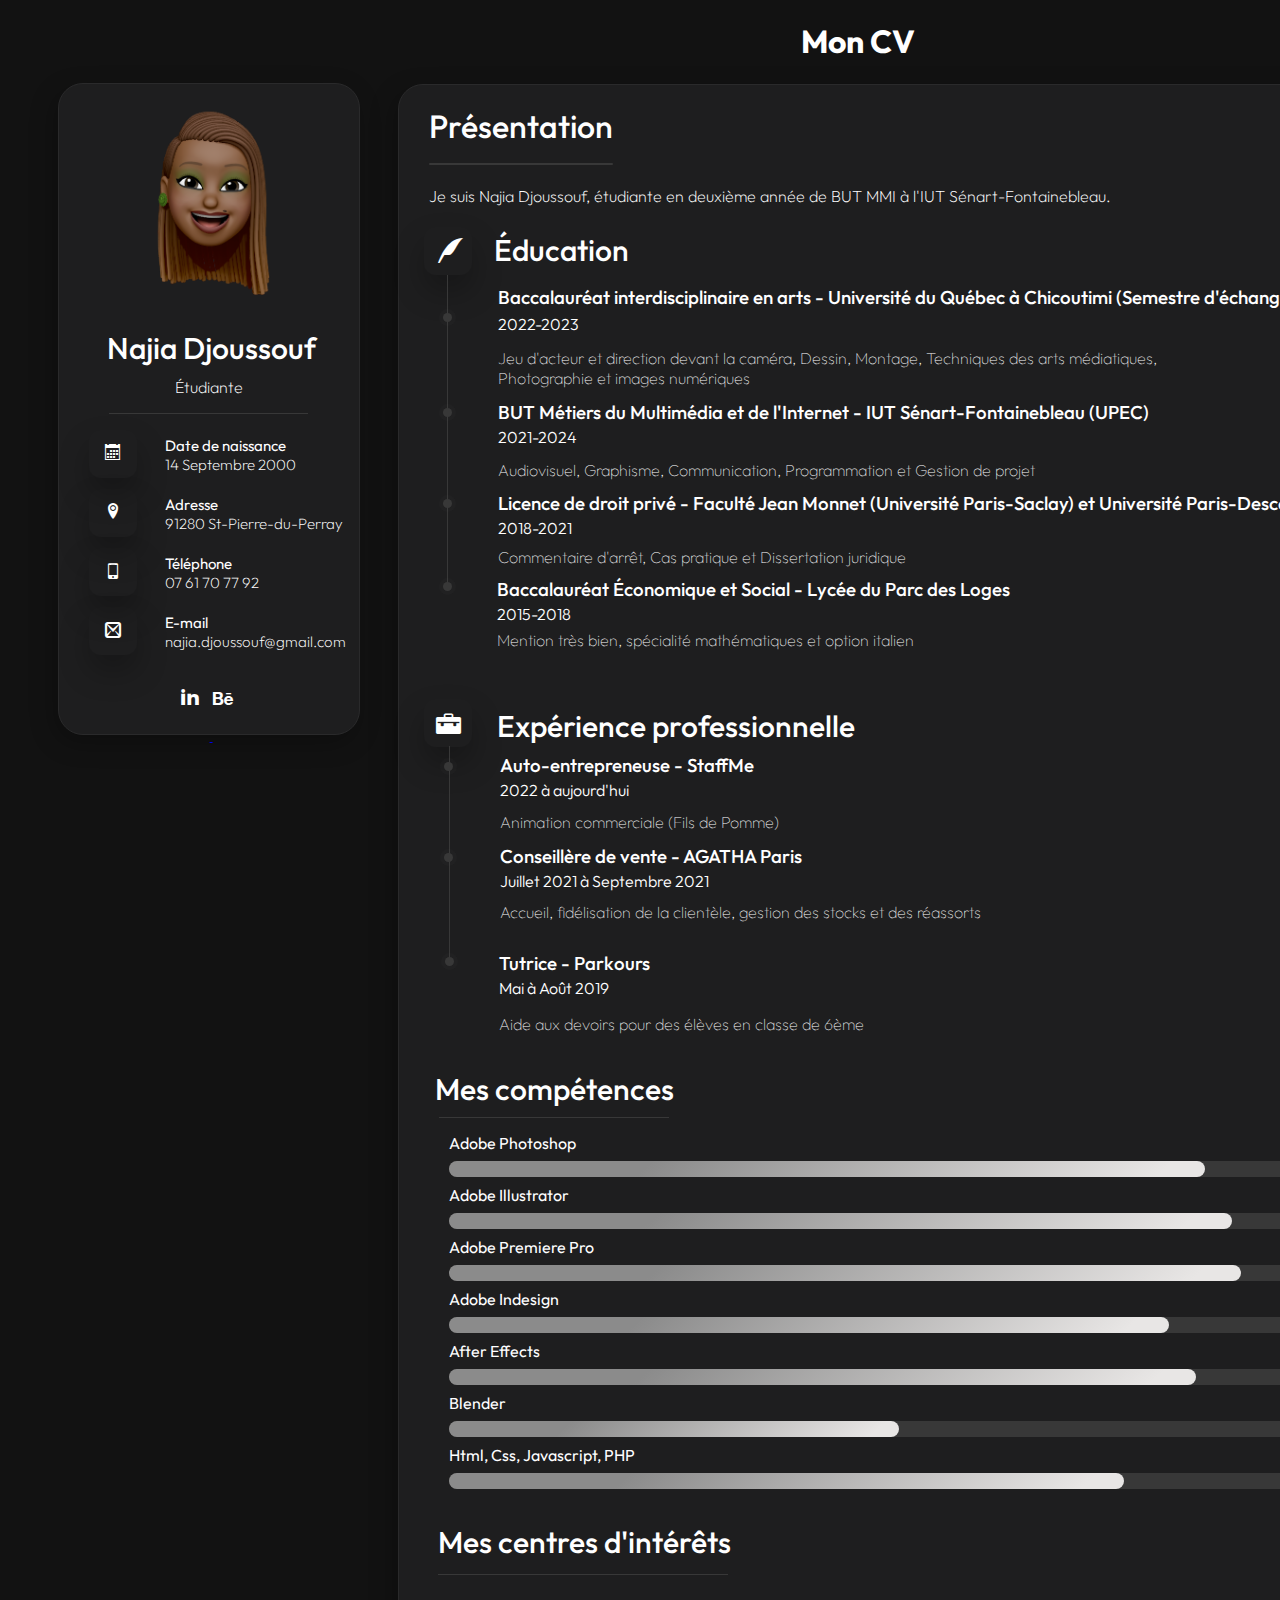
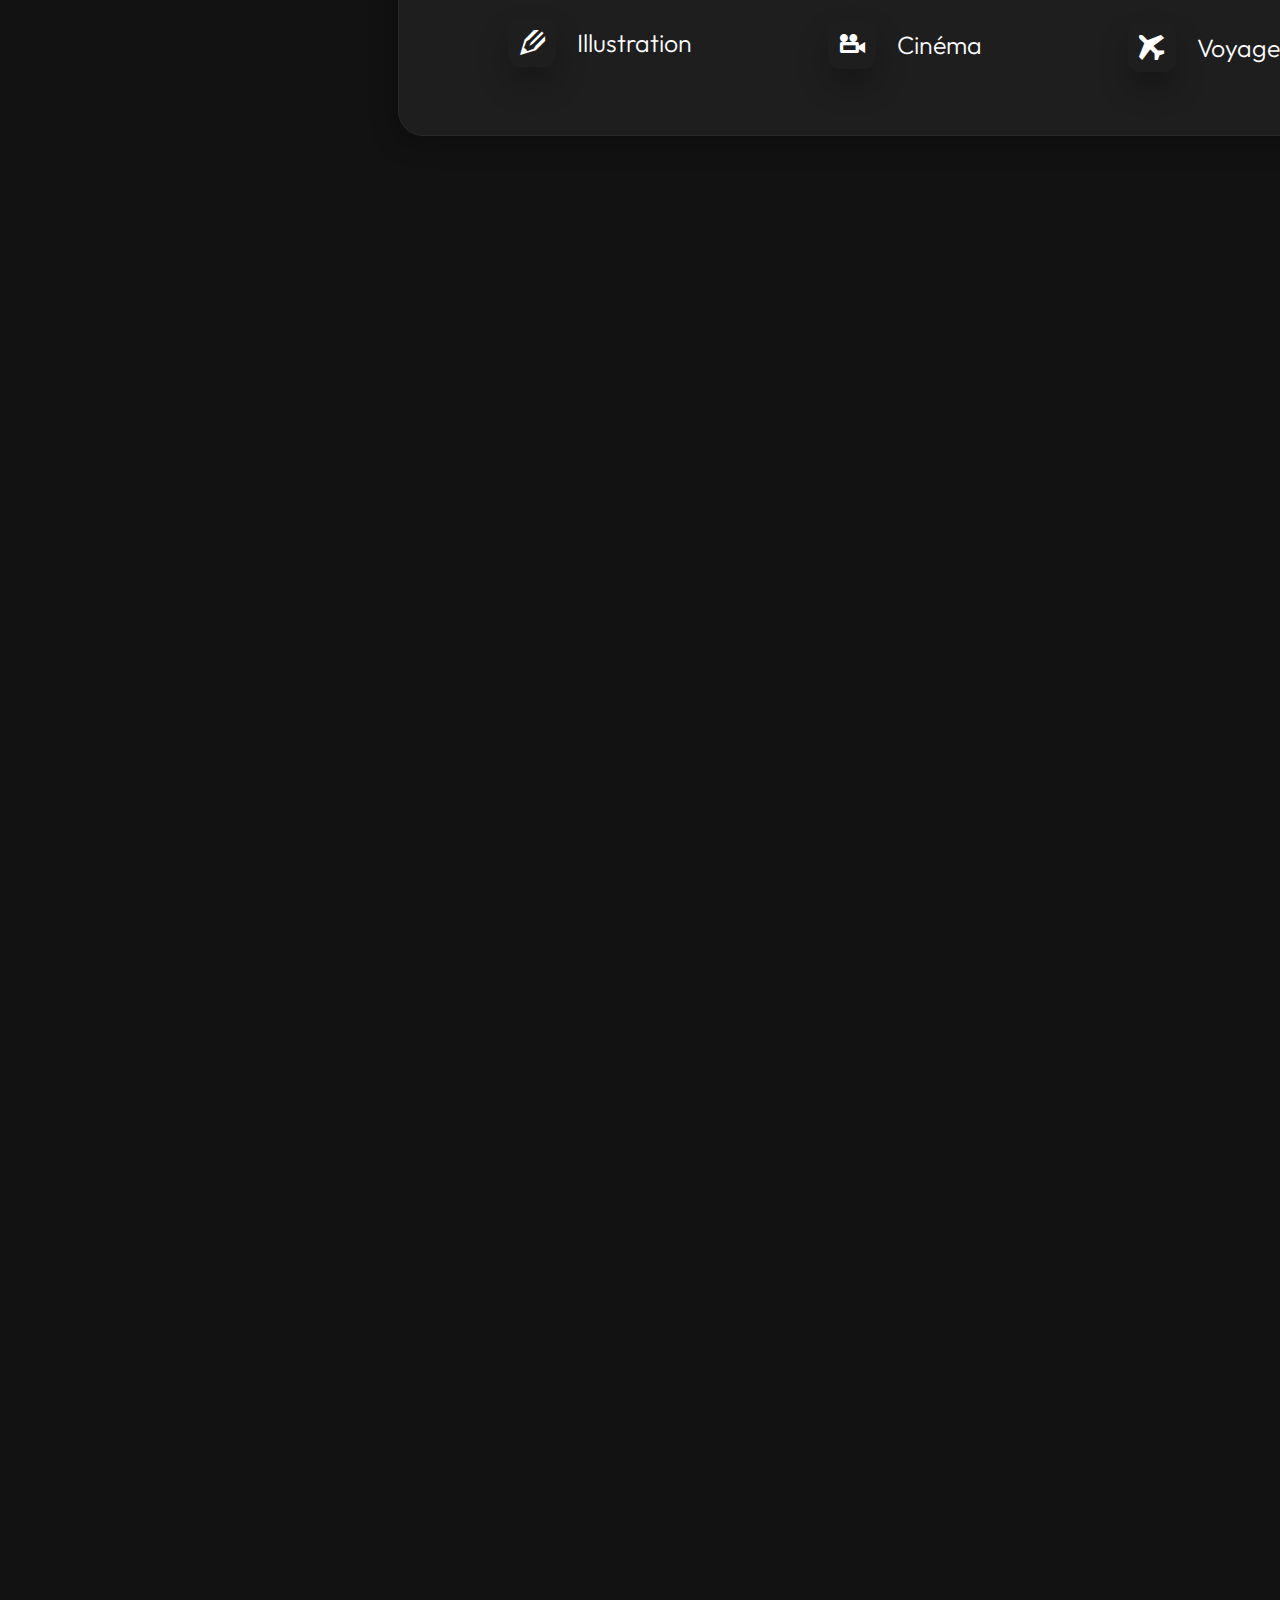
<file: index.html>
<!DOCTYPE html>

<meta charset="UTF-8"/> 
<meta name="author" content="Najia Djoussouf"/> 
<meta name="=viewport" content="width=device-width, initial-scale=1.0">
<link rel="stylesheet" href="cv.css"/>

<body> 

    <header> 
    <h1> Mon CV </h1>
    </header>

    <main>
        <div class="container">
   <aside>
    <div class="boite1">
        <img src="animoji.png" alt="photo de profil">
            <div class="informationdecontact">
                <div class="nom">
                    <p class="name">Najia Djoussouf</p>
                    </div>
                    <div class="statut">
                        <p> Étudiante </p>
                    </div>
<div class="separation"></div>
                    <ul class="info">
                        <li class="information">
                            <span class="icon-naissance">
                                <i class="icon-naissance2">
                                </i>
                                </span>
                            <div class="coordonnees">
                                <span class="anniversaire"> Date de naissance</span>
                                <p class="anniversaire"> 14 Septembre 2000</p>
                            </div>
                        </li>
                    <li class="information">
                        <span class="icon-adresse">
                       
                            <i class="icon-adresse2"> 
                           
                            </i>
                        </span>
                        <div class="coordonnees">
                        <span class="adresse"> Adresse </span>
                        <p class="adresse"> 
                            91280 St-Pierre-du-Perray </p>
                    </div>
                </li>
              
                <li class="information">
                    <span class="icon-telephone"> 
                    <i class="icon-telephone2"></i>
                </span>
                    <div class="coordonnees">
                        <span class="telephone"> Téléphone </span>
                        <p class="telephone">  07 61 70 77 92</p>
                    </div>
                </li>
                <li class="information">
                    <span class="icon-mail"> 
                        <i class="icon-mail2"></i>
                    </span>
                    <div class="coordonnees">
                        <span class="mail"> E-mail </span>
                        <p class="mail"> najia.djoussouf@gmail.com </p>
                    </div>
                </li>
                <div class="reseauxsociaux"> 
                    <a href="https://www.linkedin.com/in/najia-djoussouf/">
                    <i class="icon-linkedin"></i>
                    </a>
                    <a href="https://www.behance.net/najiadjoussouf/projects">
                    <i class="icon-behance"></i>
                    </a>
                       </div>
   </ul>
   
                </div>
            </div>
 
</aside>
<div class="boite2">
    
<div class="aboutme">
    <h1 class="titre "> Présentation </h1>
    <div class="separation2"></div>
    <p class="presentation">Je suis Najia Djoussouf, étudiante en deuxième année de BUT MMI à l'IUT Sénart-Fontainebleau. </p>
</div>

    <h2 class="education"> 
    <span class="icon-education"> 
<i class="icon-education2"></i>
    </span>
    Éducation
</h2>
<div class="contenueducation">
    <article class="uqac">
        <h3 class="titre7">
           Baccalauréat interdisciplinaire en arts - Université du Québec à Chicoutimi (Semestre d'échange)
        </h3>
        <span class="date7"> 2022-2023 </span>
        <p class="texte7"> Jeu d'acteur et direction devant la caméra, Dessin, Montage, Techniques des arts médiatiques, 
            <br> Photographie et images numériques </br></p>
    </article>
<article class="upec">
    <h3 class="titre2">
       BUT Métiers du Multimédia et de l'Internet - IUT Sénart-Fontainebleau (UPEC)
    </h3>
    <span class="date"> 2021-2024 </span>
    <p class="texte1"> Audiovisuel, Graphisme, Communication, Programmation et Gestion de projet </p>
</article>
<article class="droit">
    <h3 class="titre3">
       Licence de droit privé - Faculté Jean Monnet (Université Paris-Saclay) et Université Paris-Descartes
    </h3>
    <span class="date2"> 2018-2021 </span>
    <p class="texte2"> Commentaire d'arrêt, Cas pratique et Dissertation juridique </p>
</article>
<article class="bac">
    <h3 class="titre4">
       Baccalauréat Économique et Social - Lycée du Parc des Loges
    </h3>
    <span class="date3"> 2015-2018 </span>
    <p class="texte3"> Mention très bien, spécialité mathématiques et option italien </p>
</article>
</div>

<h2 class="experience"> 
    <span class="icon-experience"> 
<i class="icon-experience2"></i>
    </span>
    Expérience professionnelle
</h2>

<div class="contenuexperience">
<article class="staffme">
    <h3 class="titre5">
       Auto-entrepreneuse - StaffMe
    </h3>
    <span class="date4"> 2022 à aujourd'hui </span>
    <p class="texte4"> Animation commerciale (Fils de Pomme) </p>
</article>
<article class="agatha">
    <h3 class="titre6">
       Conseillère de vente - AGATHA Paris 
    </h3>
    <span class="date5"> Juillet 2021 à Septembre 2021</span>
    <p class="texte5"> Accueil, fidélisation de la clientèle, gestion des stocks et des réassorts </p>
</article>
<article class="parkours">
    <h3 class="titre7">
       Tutrice - Parkours
    </h3>
    <span class="date6"> Mai à Août 2019 </span>
    <p class="texte6"> Aide aux devoirs pour des élèves en classe de 6ème  </p>
</article>
</div>

<h2 class="competence"> Mes compétences</h2>
<div class="separation3"></div>
<div class="boite3">
    <div class="Adobe">
        <span class="progres">Adobe Photoshop </span>
    </div>
    <div class="barredeprogres">
        <span class="progresbar">
    
        </span>
    </div>
    <div class="Adobe">
        <span class="progres">Adobe Illustrator </span>
    </div>
    <div class="barredeprogres">
        <span class="progresbar2">

    </span>
</div>
    <div class="Adobe">
        <span class="progres"> Adobe Premiere Pro </span>
    </div>
    <div class="barredeprogres">
        <span class="progresbar3">
        </span>
    </div>
    <div class="Adobe">
        <span class="progres"> Adobe Indesign </span>
    </div>
    <div class="barredeprogres">
        <span class="progresbar6">
    
        </span>
    </div>
    <div class="Adobe">
        <span class="progres"> After Effects </span>
    </div>
    <div class="barredeprogres">
        <span class="progresbar4">
    
        </span>
    </div>
    <div class="Adobe">
        <span class="progres"> Blender </span>
    </div>
    <div class="barredeprogres">
        <span class="progresbar7">
    
        </span>
    </div>
    <div class="Adobe">
        <span class="progres"> Html, Css, Javascript, PHP </span>
    </div>
    <div class="barredeprogres">
        <span class="progresbar5">
        </span>
    </div>
</div>
</div>
<h2 class="interet">Mes centres d'intérêts</h2>
<div class="separation4"></div>
<p class="illustration"> 
    <span class="icon-illustration">
        <i class="icon-illustration2"></i>
    </span> 
    Illustration
</p>
<p class="cinema"> 
    <span class="icon-cinema">
        <i class="icon-cinema2"></i>
    </span> 
    Cinéma
</p>
<p class="voyage"> 
    <span class="icon-voyage">
        <i class="icon-voyage2"></i>
    </span> 
    Voyage
</p>
<div class="ellipse">
    <h2 id="demo2" class="scroll" > · SCROLL  POUR EXPLORER ·  SCROLL POUR EXPLORER  </h2>
    
        <i class="icon-arrow"></i>
    </span>
</div>
</main>

</div>
</div>
</body>

<script src="CircleType-master/dist/circletype.min.js"></script>
<script src="https://cdnjs.cloudflare.com/ajax/libs/gsap/3.3.4/gsap.min.js"></script>
<script>
  try {
       Typekit.load({
         active: renderDemo
       })
     } catch (e) {
       // Error loading fonts
     }

new CircleType(document.getElementById('demo2'));

</script>
<footer></footer>
</file>
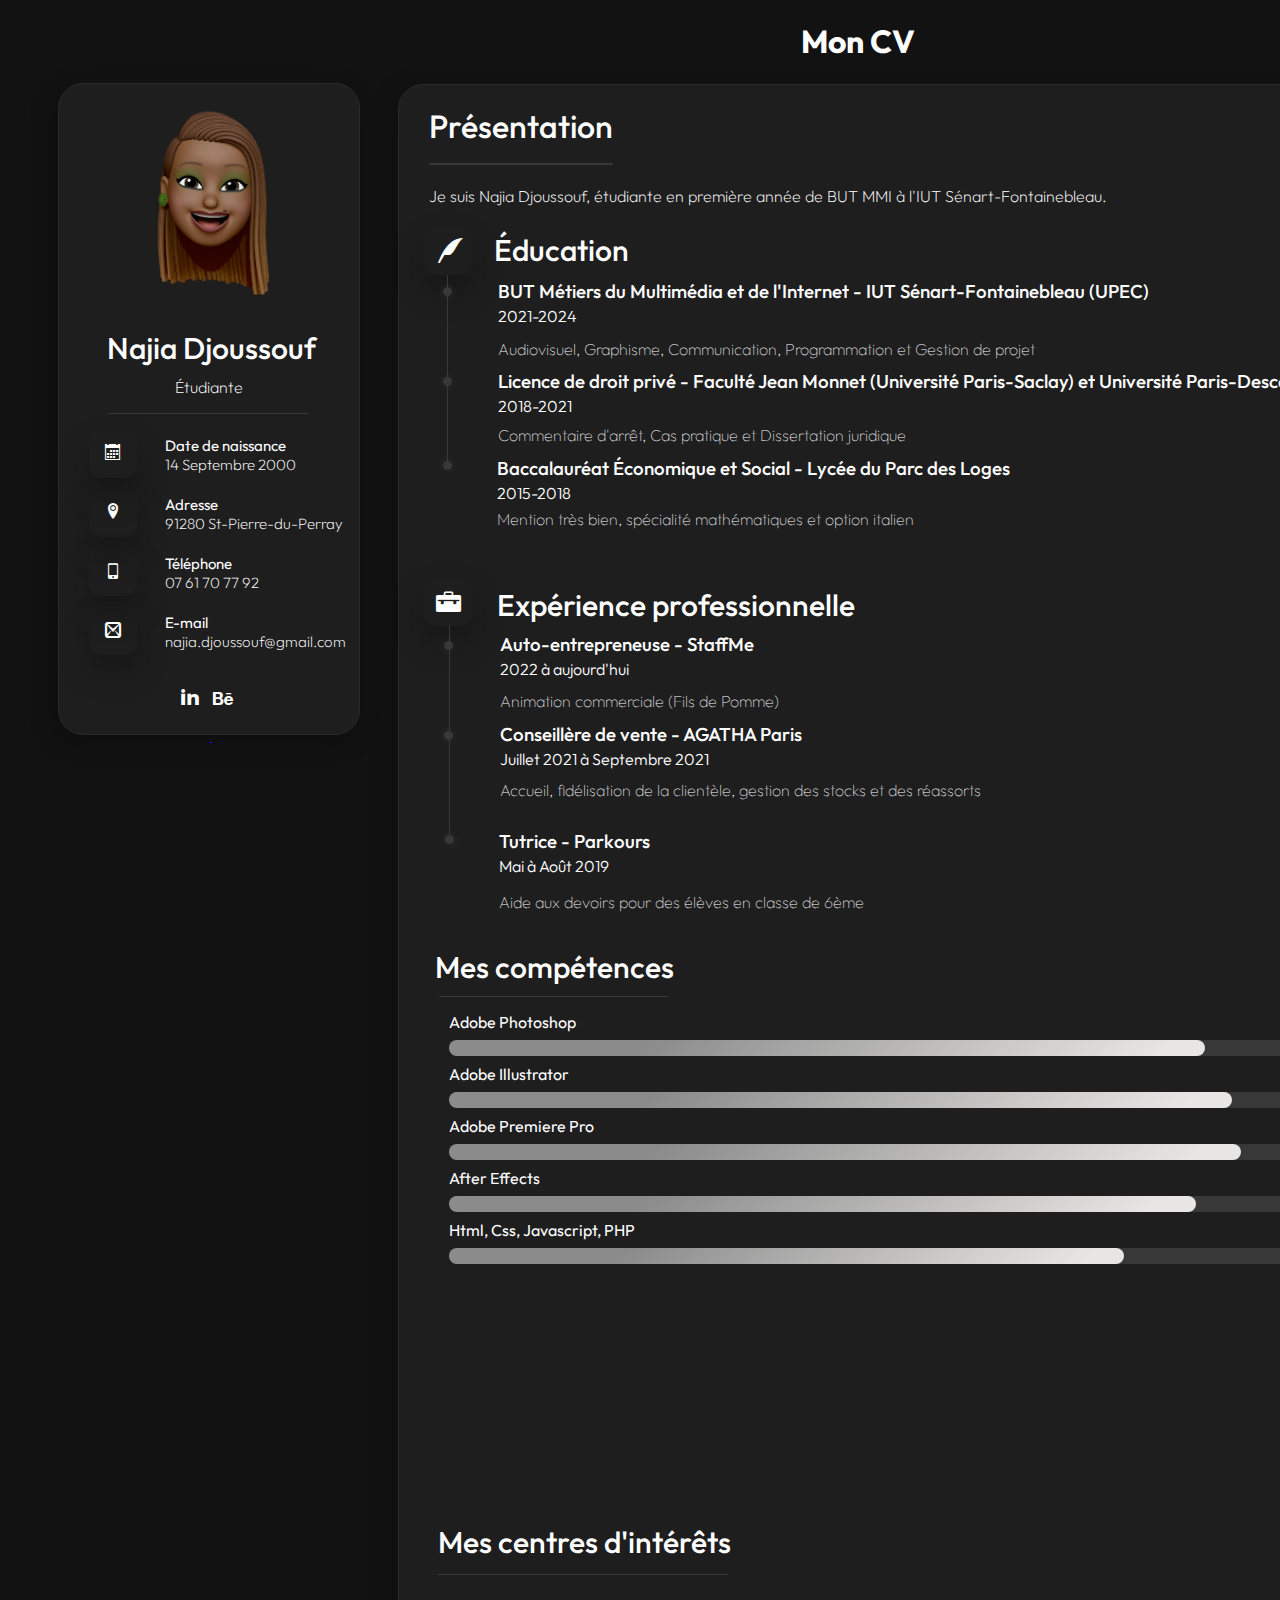
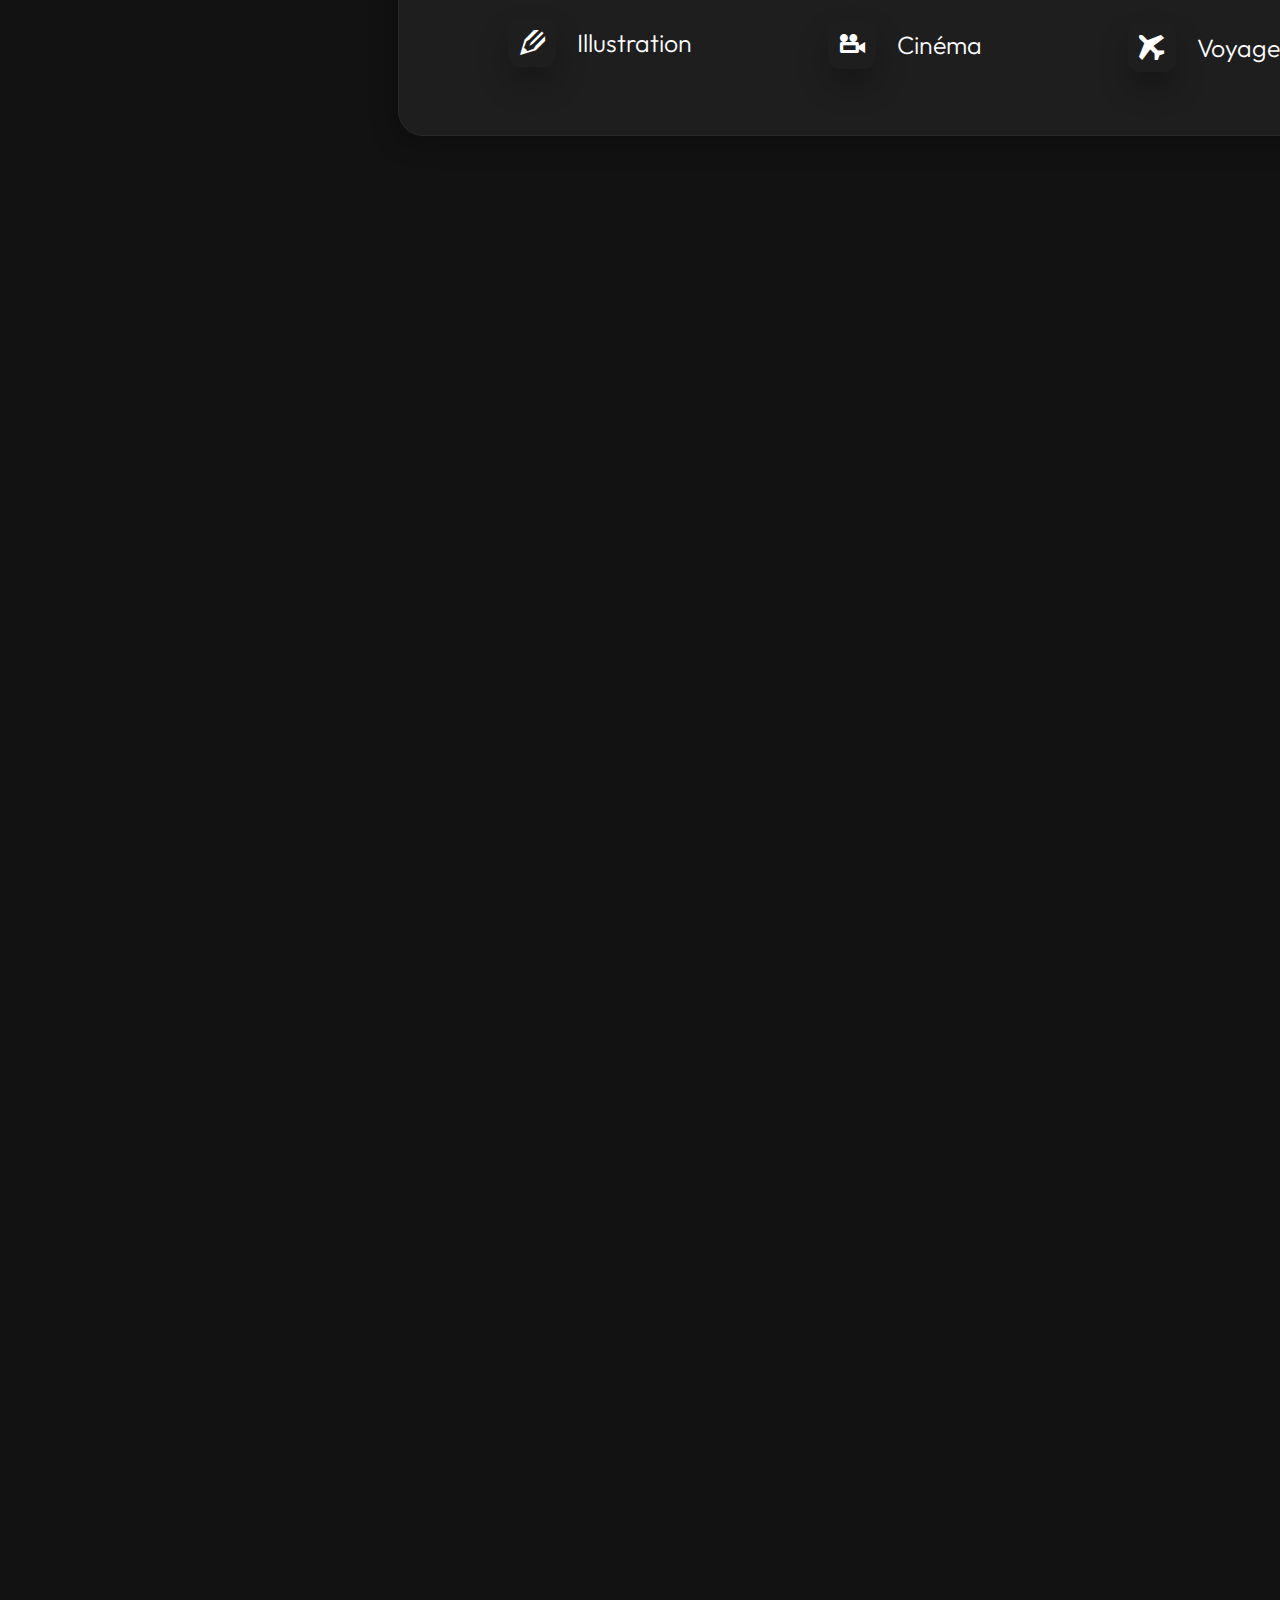
<file: cv.html>
<!DOCTYPE html>

<meta charset="UTF-8"/> 
<meta name="author" content="Najia Djoussouf"/> 
<link rel="stylesheet" href="cv.css"/>

<body> 

    <header> 
    <h1> Mon CV </h1>
    </header>

    <main>
        <div class="container">
   <aside>
    <div class="boite1">
        <img src="animoji.png" alt="photo de profil">
            <div class="informationdecontact">
                <div class="nom">
                    <p class="name">Najia Djoussouf</p>
                    </div>
                    <div class="statut">
                        <p> Étudiante </p>
                    </div>
<div class="separation"></div>
                    <ul class="info">
                        <li class="information">
                            <span class="icon-naissance">
                                <i class="icon-naissance2">
                                </i>
                                </span>
                            <div class="coordonnees">
                                <span class="anniversaire"> Date de naissance</span>
                                <p class="anniversaire"> 14 Septembre 2000</p>
                            </div>
                        </li>
                    <li class="information">
                        <span class="icon-adresse">
                       
                            <i class="icon-adresse2"> 
                           
                            </i>
                        </span>
                        <div class="coordonnees">
                        <span class="adresse"> Adresse </span>
                        <p class="adresse"> 
                            91280 St-Pierre-du-Perray </p>
                    </div>
                </li>
              
                <li class="information">
                    <span class="icon-telephone"> 
                    <i class="icon-telephone2"></i>
                </span>
                    <div class="coordonnees">
                        <span class="telephone"> Téléphone </span>
                        <p class="telephone">  07 61 70 77 92</p>
                    </div>
                </li>
                <li class="information">
                    <span class="icon-mail"> 
                        <i class="icon-mail2"></i>
                    </span>
                    <div class="coordonnees">
                        <span class="mail"> E-mail </span>
                        <p class="mail"> najia.djoussouf@gmail.com </p>
                    </div>
                </li>
                <div class="reseauxsociaux"> 
                    <a href="https://www.linkedin.com/in/najia-djoussouf/">
                    <i class="icon-linkedin"></i>
                    </a>
                    <a href="https://www.behance.net/najiadjoussouf/projects">
                    <i class="icon-behance"></i>
                    </a>
                       </div>
   </ul>
   
                </div>
            </div>
 
</aside>
<div class="boite2">
    
<div class="aboutme">
    <h1 class="titre "> Présentation </h1>
    <div class="separation2"></div>
    <p class="presentation">Je suis Najia Djoussouf, étudiante en première année de BUT MMI à l'IUT Sénart-Fontainebleau. </p>
</div>

    <h2 class="education"> 
    <span class="icon-education"> 
<i class="icon-education2"></i>
    </span>
    Éducation
</h2>
<div class="contenueducation">
<article class="upec">
    <h3 class="titre2">
       BUT Métiers du Multimédia et de l'Internet - IUT Sénart-Fontainebleau (UPEC)
    </h3>
    <span class="date"> 2021-2024 </span>
    <p class="texte1"> Audiovisuel, Graphisme, Communication, Programmation et Gestion de projet </p>
</article>
<article class="droit">
    <h3 class="titre3">
       Licence de droit privé - Faculté Jean Monnet (Université Paris-Saclay) et Université Paris-Descartes
    </h3>
    <span class="date2"> 2018-2021 </span>
    <p class="texte2"> Commentaire d'arrêt, Cas pratique et Dissertation juridique </p>
</article>
<article class="bac">
    <h3 class="titre4">
       Baccalauréat Économique et Social - Lycée du Parc des Loges
    </h3>
    <span class="date3"> 2015-2018 </span>
    <p class="texte3"> Mention très bien, spécialité mathématiques et option italien </p>
</article>
</div>

<h2 class="experience"> 
    <span class="icon-experience"> 
<i class="icon-experience2"></i>
    </span>
    Expérience professionnelle
</h2>

<div class="contenuexperience">
<article class="staffme">
    <h3 class="titre5">
       Auto-entrepreneuse - StaffMe
    </h3>
    <span class="date4"> 2022 à aujourd'hui </span>
    <p class="texte4"> Animation commerciale (Fils de Pomme) </p>
</article>
<article class="agatha">
    <h3 class="titre6">
       Conseillère de vente - AGATHA Paris 
    </h3>
    <span class="date5"> Juillet 2021 à Septembre 2021</span>
    <p class="texte5"> Accueil, fidélisation de la clientèle, gestion des stocks et des réassorts </p>
</article>
<article class="parkours">
    <h3 class="titre7">
       Tutrice - Parkours
    </h3>
    <span class="date6"> Mai à Août 2019 </span>
    <p class="texte6"> Aide aux devoirs pour des élèves en classe de 6ème  </p>
</article>
</div>

<h2 class="competence"> Mes compétences</h2>
<div class="separation3"></div>
<div class="boite3">
    <div class="Adobe">
        <span class="progres">Adobe Photoshop </span>
    </div>
    <div class="barredeprogres">
        <span class="progresbar">
    
        </span>
    </div>
    <div class="Adobe">
        <span class="progres">Adobe Illustrator </span>
    </div>
    <div class="barredeprogres">
        <span class="progresbar2">

    </span>
</div>
    <div class="Adobe">
        <span class="progres"> Adobe Premiere Pro </span>
    </div>
    <div class="barredeprogres">
        <span class="progresbar3">
    
        </span>
    </div>
    <div class="Adobe">
        <span class="progres"> After Effects </span>
    </div>
    <div class="barredeprogres">
        <span class="progresbar4">
    
        </span>
    </div>
    <div class="Adobe">
        <span class="progres"> Html, Css, Javascript, PHP </span>
    </div>
    <div class="barredeprogres">
        <span class="progresbar5">
        </span>
    </div>
</div>
</div>
<h2 class="interet">Mes centres d'intérêts</h2>
<div class="separation4"></div>
<p class="illustration"> 
    <span class="icon-illustration">
        <i class="icon-illustration2"></i>
    </span> 
    Illustration
</p>
<p class="cinema"> 
    <span class="icon-cinema">
        <i class="icon-cinema2"></i>
    </span> 
    Cinéma
</p>
<p class="voyage"> 
    <span class="icon-voyage">
        <i class="icon-voyage2"></i>
    </span> 
    Voyage
</p>
</main>
<div class="ellipse">
    <h2 id="demo2" class="scroll" > · SCROLL  POUR EXPLORER ·  SCROLL POUR EXPLORER  </h2>
    
        <i class="icon-arrow"></i>
    </span>
</div>
</div>
</div>
</body>

<script src="CircleType-master/dist/circletype.min.js"></script>
<script src="https://cdnjs.cloudflare.com/ajax/libs/gsap/3.3.4/gsap.min.js"></script>
<script>
  try {
       Typekit.load({
         active: renderDemo
       })
     } catch (e) {
       // Error loading fonts
     }

new CircleType(document.getElementById('demo2'));

</script>
</file>
<file: cv.css>
@import url('https://fonts.googleapis.com/css2?family=Dancing+Script:wght@400;500;600;700&family=Outfit:wght@100;200;300;400;500;600;700;800;900&display=swap');

@import url('https://fonts.googleapis.com/css2?family=Outfit:wght@100;200;300;400;500;600;700;800;900&display=swap');

@font-face {
    font-family: 'icomoon' ;
    src: url(icomoon.ttf);
}


body {
    background-color: #121212; 
   


}



h1  {
    font-family: 'Outfit';
    color: white;
    font-weight: 'Bold' 900;
    position: relative;
    left: 793px;
}



p {
    color: white;
    font-family: 'Outfit';
    gap: 0px;
    font-weight: 200;

}


/*boite 1 */
aside {
    margin-left: 50px;
    
}

.boite1 {
    border: 1px solid #2a2a2b;
    background-color: #1e1e1f;
    border-radius: 25px;
    width: 300px;
    height: 650px;
    box-shadow: -4px 8px 24px rgba(0, 0, 0, 0.25);
    position: static;
}

img {

border-radius: 25px;
align-items: center;
width: 200px;
margin-left: 50px;
margin-top: 0px;

}

.name {
    font-size: 30px;
    font-weight: 500;

}

.coordonnees {
    display: flex;
}


ul {
    list-style: none;
    color: white;
    font-family: 'Outfit';
}

.nom {
    margin-left: 48px;
    margin-bottom: -20px;
}

.statut {
    text-align: center;

border-radius: 10px;

}

.separation {
    height: 1px;
    width: 199px;
    margin-left : 50px;
    background-color: #383838;
    z-index: 1;
}

.coordonnees {
    display: block;
    margin-left: 10px;
    margin-top: 5px;
}

.anniversaire {
    margin-top: 0px;
    margin-right: 10px;
    font-size: 15px;
}
.adresse {
 margin-top: 0px;
    margin-right: 10px;
    font-size: 15px;
}

li {
   display: flex;
   align-items: center;
}

.icon-naissance {
    position: relative;
    display: inline-flex;
    -webkit-box-align: center;
    -ms-flex-align: center;
    align-items: center;
    -webkit-box-pack: center;
    -ms-flex-pack: center;
    justify-content: center;
    border-radius: 12px;
    box-shadow: 0px 16px 30px rgba(0, 0, 0, 0.25);
    line-height: 1;
    margin-right: 0.5rem;
    height: 3rem;
    width: 3rem;
    margin-bottom: 10px;
    right: 10px;
}

.icon-naissance2:before {
    content: "\e953";
    font-family: 'icomoon';
    speak: none;
    font-style: normal;
    font-weight: normal;
    font-variant: normal;
    display: inline-block;
    vertical-align: middle;
    text-transform: none;
    line-height: 1;
    margin-bottom: 20px ;
    margin-right: 10px;
    align-items: center;
    padding-top: 15px;
    padding-left: 9px;
}

.icon-adresse {
   position: relative;
display: inline-flex;
-webkit-box-align: center;
-ms-flex-align: center;
align-items: center;
-webkit-box-pack: center;
-ms-flex-pack: center;
justify-content: center;
border-radius: 12px;
box-shadow: 0px 16px 30px rgba(0, 0, 0, 0.25);
line-height: 1;
margin-right: 0.5rem;
height: 3rem;
width: 3rem;
margin-bottom: 10px;
right: 10px;


}
.icon-adresse2:before {
    content: "\e948";
    font-family: 'icomoon';
speak: none;
font-style: normal;
font-weight: normal;
font-variant: normal;
display: inline-block;
vertical-align: middle;
text-transform: none;
line-height: 1;
margin-bottom: 20px ;
margin-right: 10px;
align-items: center;
padding-top: 15px;
padding-left: 9px;

}

.telephone {
    margin-top: 0px;
    margin-right: 10px;
    font-size: 15px;
}

.icon-telephone {
    position: relative;
    display: inline-flex;
    -webkit-box-align: center;
    -ms-flex-align: center;
    align-items: center;
    -webkit-box-pack: center;
    -ms-flex-pack: center;
    justify-content: center;
    border-radius: 12px;
    box-shadow: 0px 16px 30px rgba(0, 0, 0, 0.25);
    line-height: 1;
    margin-right: 0.5rem;
    height: 3rem;
    width: 3rem;
    margin-bottom: 10px;
    right: 10px;
}
.icon-telephone2:before {
    content: "\e958";
    font-family: 'icomoon';
    speak: none;
    font-style: normal;
    font-weight: normal;
    font-variant: normal;
    display: inline-block;
    vertical-align: middle;
    text-transform: none;
    line-height: 1;
    margin-bottom: 20px ;
    margin-right: 10px;
    align-items: center;
    padding-top: 18px;
    padding-left: 9px;
  }

  .mail {
    margin-top: 0px;
    margin-right: 10px;
    font-size: 15px;
  }
  .icon-mail {
    position: relative;
    display: inline-flex;
    -webkit-box-align: center;
    -ms-flex-align: center;
    align-items: center;
    -webkit-box-pack: center;
    -ms-flex-pack: center;
    justify-content: center;
    border-radius: 12px;
    box-shadow: 0px 16px 30px rgba(0, 0, 0, 0.25);
    line-height: 1;
    margin-right: 0.5rem;
    height: 3rem;
    width: 3rem;
    margin-bottom: 10px;
    right: 10px;
  }

  .icon-mail2:before {
    content: "\ea84";
    font-family: 'icomoon';
    speak: none;
    font-style: normal;
    font-weight: normal;
    font-variant: normal;
    display: inline-block;
    vertical-align: middle;
    text-transform: none;
    line-height: 1;
    margin-bottom: 20px ;
    margin-right: 10px;
    align-items: center;
    padding-top: 18px;
    padding-left: 9px;
  }

  .reseauxsociaux {
      text-align: center;
  }

  .icon-linkedin:before {
    content: "\eaca";
    font-family: 'icomoon';
    speak: none;
    font-style: normal;
    font-weight: normal;
    font-variant: normal;
    display: inline-block;
    vertical-align: middle;
    text-transform: none;
    line-height: 1;
    margin-bottom: 100px;
    margin-right: 10px;
    align-items: center;
    padding-top: 18px;
    padding-left: 9px;
    font-size: 20px;
    color: white;
  }

  .icon-behance:before {
    content: "\eaa8";
    font-family: 'icomoon';
    speak: none;
    font-style: normal;
    font-weight: normal;
    font-variant: normal;
    display: inline-block;
    vertical-align: middle;
    text-transform: none;
    line-height: 1;
    margin-bottom: 100px ;
    margin-right: 45px;
    align-items: center;
    padding-top: 22px;
    padding-right: 10px;
    font-size: 20px;
    color: white;
  }

  /*boite2*/

  .boite2 {
    border: 1px solid #2a2a2b;
    background-color: #1e1e1f;
    border-radius: 25px;
    display: block;
 left: 390px;
   bottom: 651px;
    height:1650px;
    width: 1000px;
    position: relative;
    box-shadow: -4px 8px 24px rgba(0, 0, 0, 0.25);
  }

  .titre {
      position: relative;
      left: 30px;
      font-weight: 500;
  }

  .separation2 {
    content: '';
    background-color: #383838;
    border-radius: 0.5rem;
    height: 0.1125rem;
    position: relative;
    bottom: -1.0625rem;
    left: 30px;
    bottom: 5px;
    width: 11.5rem;
    z-index: 1;
  }
  .presentation {
    position: relative;
    left: 30px;
    bottom: 0px;
   
  }
  

  .education {
      font-family: 'Outfit';
      color: white;
      font-weight: 500;
      font-size: 30px;
      margin-left: 25px;
      position: relative;
  }

  .icon-education {
    position: relative;
    display: inline-flex;
    -webkit-box-align: center;
    -ms-flex-align: center;
    align-items: center;
    -webkit-box-pack: center;
    -ms-flex-pack: center;
    justify-content: center;
    border-radius: 12px;
    box-shadow: 0px 16px 30px rgba(0, 0, 0, 0.25);
    line-height: 1;
    margin-right: 1rem;
    left: 0px;
    bottom: 3px;
    height: 3rem;
    width: 3rem;
    margin-bottom: 5px;
    right: 10px;
  }

  .icon-education2:before {
    content: "\e907";
    font-family: 'icomoon';
    speak: none;
    font-style: normal;
    font-weight: normal;
    font-variant: normal;
    display: inline-block;
    vertical-align: middle;
    text-transform: none;
    line-height: 1;
    margin-bottom: 20px ;
    margin-right: 10px;
    align-items: center;
    padding-top: 18px;
    padding-left: 15px;
    font-size: 25px;
  }

.contenueducation::before {
    content: '';
border-left-color:#383838 ;
border-left-width: 1px;
border-left-style: solid;
height: 6.75rem;
width: 1px;
position: absolute;
top: 11.9rem;
left: 3rem;
}

.uqac {


    border-left-color: #383838 ;
    border-left-width: 1px;
    border-left-style: solid;
    bottom: -3.1999999999999993px;
    left: 3rem;
    position: relative;
    font-family:'Outfit' ;
    color: white;
    }
    
.uqac::before {
        content: '';
    background: #383838;
    -webkit-box-shadow: 0 0 0 0.25rem rgba(255, 219, 110, 0.1);
    box-shadow: 0 0 0 0.25rem rgba(121, 117, 106, 0.043);
    border-radius: 50%;
    position: absolute;
    top: 0.0825rem;
    left: -0.3125rem;
    height: 0.5625rem;
    width: 0.5625rem;
    }

    .upec {
        border-left-color: #383838;
        border-left-width: 1px;
        border-left-style: solid;
        bottom: 22.799999999999997px;
        left: 3rem;
        position: relative;
        font-family: 'Outfit';
        color: white;
    }

.upec::before {
    content: '';
background: #383838;
-webkit-box-shadow: 0 0 0 0.25rem rgba(255, 219, 110, 0.1);
box-shadow: 0 0 0 0.25rem rgba(121, 117, 106, 0.043);
border-radius: 50%;
position: absolute;
top: 0.0625rem;
left: -0.3125rem;
height: 0.5625rem;
width: 0.5625rem;
}

.titre7 {
    font-weight: 500;
    margin-bottom: 3px;
    margin-left: 50px;
    position: relative;
    bottom: 7px;
}

.date7 {
    margin-left: 50px;
    bottom: 25px;
    position: relative;
    font-weight:300;
}

.texte7 {
    margin-left: 50px;
    position: relative;
 bottom: 27px;
    font-weight:100;
 
}


.titre2 {
    font-weight: 500;
    margin-bottom: 3px;
    margin-left: 50px;
    position: relative;
    bottom: 7px;
}

.date {
    margin-left: 50px;
    bottom: 7px;
    position: relative;
    font-weight:300;
}

.texte1 {
    margin-left: 50px;
    position: relative;
 bottom: 10px;
    font-weight:100;
 

}

.droit {
    height: 100px;
    border-left-color: #383838;
    border-left-width: 1px;
    border-left-style: solid;
    bottom: 43px;
    left: 3rem;
    position: relative;
    font-family: 'Outfit';
    color: white;
}

.droit::before {
    content: '';
background: #383838;
-webkit-box-shadow: 0 0 0 0.25rem rgba(255, 219, 110, 0.1);
box-shadow: 0 0 0 0.25rem rgba(121, 117, 106, 0.043);
border-radius: 50%;
position: absolute;
top: 10px;
left: -0.3125rem;
height: 0.5625rem;
width: 0.5625rem;
}
.titre3 {
    font-weight: 500;
    margin-bottom: 3px;
    margin-left: 50px;
    position: relative;
    bottom: 7px;
    top: 2px;
}
.texte2 {
    margin-left: 50px;
    position: relative;
    bottom: 5px;
    font-weight:100;

}
.date2 {
    margin-left: 50px;
    bottom: 7px;
    position: relative;
    font-weight:300;
    top: 2px;
}

.bac {
    bottom: 93px;
    left: 3rem;
    position: relative;
    font-family: 'Outfit';
    color: white;
}

.bac::before {
    content: '';
background: #383838;
-webkit-box-shadow: 0 0 0 0.25rem rgba(255, 219, 110, 0.1);
box-shadow: 0 0 0 0.25rem rgba(121, 117, 106, 0.043);
border-radius: 50%;
position: absolute;
top: 25px;
left: -0.2525rem;
height: 0.5625rem;
width: 0.5625rem;
}

.titre4 {
    font-weight: 500;
    margin-bottom: 3px;
    margin-left: 50px;
    position: relative;
    bottom: 7px;
    top: 20px;
}

.texte3 {
    margin-left: 50px;
    position: relative;
    bottom: 7px;
    font-weight:100;
    top: 10px;
}

.date3 {
    margin-left: 50px;
    bottom: 7px;
    position: relative;
    font-weight:300;
    top: 20px;
}

.experience {
    font-family: 'Outfit';
    color: white;
    font-weight: 500;
    font-size: 30px;
    margin-left: 28px;
    position: relative;
    bottom: 56px;
}

.icon-experience {
    position: relative;
    display: inline-flex;
    -webkit-box-align: center;
    -ms-flex-align: center;
    align-items: center;
    -webkit-box-pack: center;
    -ms-flex-pack: center;
    justify-content: center;
    border-radius: 12px;
    box-shadow: 0px 16px 30px rgba(0, 0, 0, 0.25);
    line-height: 1;
    margin-right: 1rem;
    left: -3px;
    bottom: 3px;
    height: 3rem;
    width: 3rem;
    margin-bottom: 5px;
    right: 10px;
}

.icon-experience:before {
    content: "\e9ae";
    font-family: 'icomoon';
    speak: none;
    font-style: normal;
    font-weight: normal;
    font-variant: normal;
    display: inline-block;
    vertical-align: middle;
    text-transform: none;
    line-height: 1;
    margin-bottom: 20px ;
    margin-right: 10px;
    align-items: center;
    padding-top: 20px;
    padding-left: 10px;
    font-size: 25px;
}



.staffme {
  
    border-left-color: #383838 ;
border-left-width: 1px;
border-left-style: solid;
bottom: 90px;
left: 3.1rem;
position: relative;
font-family:'Outfit' ;
color: white;
}

.staffme::before {
    content: '';
    background: #383838;
    -webkit-box-shadow: 0 0 0 0.25rem rgba(255, 219, 110, 0.1);
    box-shadow: 0 0 0 0.25rem rgba(121, 117, 106, 0.043);
    border-radius: 50%;
    position: absolute;
    top: 1rem;
   left: -0.35rem;
    height: 0.5625rem;
    width: 0.5625rem;
}

.titre5 {
    font-weight: 500;
    margin-bottom: 3px;
    margin-left: 50px;
    position: relative;
    bottom: -7px;
    font-family: 'Outfit';
    color: white;
}

.date4 {
    margin-left: 50px;
    bottom: -7px;
    position: relative;
    font-weight:300;
    font-family: 'Outfit';
    color: white;
}

.texte4 {
    margin-left: 50px;
    bottom: -3px;
    position: relative;
    
    font-weight:100;
    font-family: 'Outfit';
    color: white;

}

.agatha {
  height: 130px;
    border-left-color: #383838 ;
border-left-width: 1px;
border-left-style: solid;
bottom: 109px;
left: 3.1rem;
position: relative;
font-family:'Outfit' ;
color: white;
}

.agatha::before {
    content: '';
    background: #383838;
    -webkit-box-shadow: 0 0 0 0.25rem rgba(255, 219, 110, 0.1);
    box-shadow: 0 0 0 0.25rem rgba(121, 117, 106, 0.043);
    border-radius: 50%;
    position: absolute;
    top: 1.5rem;
   left: -0.35rem;
    height: 0.5625rem;
    width: 0.5625rem;
}

.titre6 {
    font-weight: 500;
    margin-bottom: 3px;
    margin-left: 50px;
    position: relative;
    bottom: -15px;
    font-family: 'Outfit';
    color: white;
}

.date5 {
    margin-left: 50px;
    bottom: -15px;
    position: relative;
    font-weight:300;
    font-family: 'Outfit';
    color: white;
}

.texte5 {
    margin-left: 50px;
    bottom: -10px;
    position: relative;
    
    font-weight:100;
    font-family: 'Outfit';
    color: white;

}

.parkours {

  bottom: 109px;
  left: 3.1rem;
  position: relative;
  font-family:'Outfit' ;
  color: white;
  }
  
  .parkours::before {
      content: '';
      background: #383838;
      -webkit-box-shadow: 0 0 0 0.25rem rgba(255, 219, 110, 0.1);
      box-shadow: 0 0 0 0.25rem rgba(121, 117, 106, 0.043);
      border-radius: 50%;
      position: absolute;
      top: -1.3rem;
     left: -0.25rem;
      height: 0.5625rem;
      width: 0.5625rem;
  }
  
  .titre7 {
      font-weight: 500;
      margin-bottom: 3px;
      margin-left: 50px;
      position: relative;
      bottom: 27px;
      font-family: 'Outfit';
      color: white;
  }
  
  .date6 {
      margin-left: 50px;
      bottom: 27px;
      position: relative;
      font-weight:300;
      font-family: 'Outfit';
      color: white;
  }
  
  .texte6 {
      margin-left: 50px;
      bottom: 27px;
      position: relative;
      
      font-weight:100;
      font-family: 'Outfit';
      color: white;
  
  }
  
  /*boite3*/

  .competence {
    font-family: 'Outfit';
    color: white;
    font-weight: 500;
    font-size: 30px;
    margin-left: 28px;
    position: relative;
    bottom: 125px;
    left: 8px;
  }

  .separation3 {
      position: relative;
      bottom: 140px;
    height: 1px;
    width: 230px;
    margin-left : 40px;
    background-color: #383838;
    z-index: 1;
  }
  .boite3 {
    font-family: 'Outfit';
    color: white;
   
   
  }

  
  
  .barredeprogres {

  background-color: #383838 ;
border-radius: 16px;
height: 1rem;
overflow: inherit;
position: relative;
width: 90%;
left: 50px;
bottom: 125px;
margin-bottom: 0.5rem;
transition: width .6s ease;
}

.Adobe {
    margin-bottom: 0.5rem;
}
.progres {
    position: relative;
    bottom: 125px;
    left: 50px;
  
}

.progresbar {
    background: linear-gradient(137.84deg, #8b8b8b 26.31%, #e8e6e5 93.75%);
    border-radius: 1rem;
    display: block;
    overflow: hidden;
    position: relative;
    height: 1rem;
    width: 84%;
    -webkit-transition: width .6s ease-in-out;
    transition: width .6s ease-in-out;
    z-index: 2;
    margin-bottom: 0.5rem;
}

.progresbar2 {
    background: linear-gradient(137.84deg, #8b8b8b 26.31%, #e8e6e5 93.75%);
    border-radius: 1rem;
    display: block;
    overflow: hidden;
    position: relative;
    height: 1rem;
    width: 87%;
    -webkit-transition: width .6s ease-in-out;
    transition: width .6s ease-in-out;
    z-index: 2;
    margin-bottom: 0.5rem;
}

.progresbar3 {
    background: linear-gradient(137.84deg, #8b8b8b 26.31%, #e8e6e5 93.75%);
    border-radius: 1rem;
    display: block;
    overflow: hidden;
    position: relative;
    height: 1rem;
    width: 88%;
    -webkit-transition: width .6s ease-in-out;
    transition: width .6s ease-in-out;
    z-index: 2;
    margin-bottom: 0.5rem;
}


.progresbar4 {
    background: linear-gradient(137.84deg, #8b8b8b 26.31%, #e8e6e5 93.75%);
    border-radius: 1rem;
    display: block;
    overflow: hidden;
    position: relative;
    height: 1rem;
    width: 83%;
    -webkit-transition: width .6s ease-in-out;
    transition: width .6s ease-in-out;
    z-index: 2;
    margin-bottom: 0.5rem;
}

.progresbar5 {
    background: linear-gradient(137.84deg, #8b8b8b 26.31%, #e8e6e5 93.75%);
    border-radius: 1rem;
    display: block;
    overflow: hidden;
    position: relative;
    height: 1rem;
    width: 75%;
    -webkit-transition: width .6s ease-in-out;
    transition: width .6s ease-in-out;
    z-index: 2;
    margin-bottom: 0.5rem;
}
.progresbar6 {
    background: linear-gradient(137.84deg, #8b8b8b 26.31%, #e8e6e5 93.75%);
    border-radius: 1rem;
    display: block;
    overflow: hidden;
    position: relative;
    height: 1rem;
    width: 80%;
    -webkit-transition: width .6s ease-in-out;
    transition: width .6s ease-in-out;
    z-index: 2;
    margin-bottom: 0.5rem;
}
.progresbar7{
    background: linear-gradient(137.84deg, #8b8b8b 26.31%, #e8e6e5 93.75%);
    border-radius: 1rem;
    display: block;
    overflow: hidden;
    position: relative;
    height: 1rem;
    width: 50%;
    -webkit-transition: width .6s ease-in-out;
    transition: width .6s ease-in-out;
    z-index: 2;
    margin-bottom: 0.5rem;
}

.interet {
    font-family: 'Outfit';
    color: white;
    font-weight: 500;
    font-size: 30px;
    margin-left: 28px;
    position: relative;
    bottom: 889px;
    left: 402px;
}


.illustration {
    font-family: 'Outfit';
    color: white;
    font-weight: 300;
    font-size: 25px;
  
    position: relative;
    bottom: 879px;
    left: 500px;
}

.icon-illustration {
    position: relative;
    display: inline-flex;
    -webkit-box-align: center;
    -ms-flex-align: center;
    align-items: center;
    -webkit-box-pack: center;
    -ms-flex-pack: center;
    justify-content: center;
    border-radius: 12px;
    box-shadow: 0px 16px 30px rgba(0, 0, 0, 0.25);
    line-height: 1;
    margin-right: 1rem;
    left: 0px;
    bottom: 3px;
    height: 3rem;
    width: 3rem;
    margin-bottom: 5px;
    right: 10px;
}

.icon-illustration2:before {
    content: "\e906";
    font-family: 'icomoon';
    speak: none;
    font-style: normal;
    font-weight: normal;
    font-variant: normal;
    display: inline-block;
    vertical-align: middle;
    text-transform: none;
    line-height: 1;
    margin-bottom: 20px ;
    margin-right: 10px;
    align-items: center;
    padding-top: 20px;
    padding-left: 10px;
    font-size: 25px;
}


.cinema {
    font-family: 'Outfit';
    color: white;
    font-weight: 300;
    font-size: 25px;
  
    position: relative;
    bottom: 955px;
    left: 820px;
}

.icon-cinema {
    position: relative;
    display: inline-flex;
    -webkit-box-align: center;
    -ms-flex-align: center;
    align-items: center;
    -webkit-box-pack: center;
    -ms-flex-pack: center;
    justify-content: center;
    border-radius: 12px;
    box-shadow: 0px 16px 30px rgba(0, 0, 0, 0.25);
    line-height: 1;
    margin-right: 1rem;
    left: 0px;
    bottom: 3px;
    height: 3rem;
    width: 3rem;
    margin-bottom: 5px;
    right: 10px;
}

.icon-cinema2:before {
    content: "\e914";
    font-family: 'icomoon';
    speak: none;
    font-style: normal;
    font-weight: normal;
    font-variant: normal;
    display: inline-block;
    vertical-align: middle;
    text-transform: none;
    line-height: 1;
    margin-bottom: 20px ;
    margin-right: 10px;
    align-items: center;
    padding-top: 20px;
    padding-left: 10px;
    font-size: 25px;
}



.voyage {
    font-family: 'Outfit';
    color: white;
    font-weight: 300;
    font-size: 25px;
  
    position: relative;
    bottom: 1030px;
    left: 1120px;
}

.icon-voyage {
    position: relative;
    display: inline-flex;
    -webkit-box-align: center;
    -ms-flex-align: center;
    align-items: center;
    -webkit-box-pack: center;
    -ms-flex-pack: center;
    justify-content: center;
    border-radius: 12px;
    box-shadow: 0px 16px 30px rgba(0, 0, 0, 0.25);
    line-height: 1;
    margin-right: 1rem;
    left: 0px;
    bottom: 3px;
    height: 3rem;
    width: 3rem;
    margin-bottom: 5px;
    right: 10px;
}

.icon-voyage2:before {
    content: "\e9af";
    font-family: 'icomoon';
    speak: none;
    font-style: normal;
    font-weight: normal;
    font-variant: normal;
    display: inline-block;
    vertical-align: middle;
    text-transform: none;
    line-height: 1;
    margin-bottom: 20px ;
    margin-right: 10px;
    align-items: center;
    padding-top: 20px;
    padding-left: 10px;
    font-size: 25px;
    
}

.separation4 {
    position: relative;
    bottom: 901px;
    left: 400px;
  height: 1px;
  width: 290px;
  margin-left : 30px;
  background-color: #383838;
  z-index: 1;
}

.ellipse {
    background-color: white;
    border-radius: 57.5px/56.5px;
    bottom: 3000px;
    cursor: pointer;
    height: 113px;
    margin-top: 44%;
    position: relative;
    margin-left: 50.6%;
    width: 115px;
    left: 712px;
}

.scroll {
    font-family: 'Outfit';
    font-weight: 300;
    font-size: 12px;
    color: white;
    position: absolute;
   letter-spacing: 3px;
    left: 58px;
    top:-35px;
    animation: linear 30s rotate reverse infinite;
  
}

@keyframes rotate {
    from {
      transform: rotateZ(0deg)
    }
    to {
      transform: rotateZ(360deg)
    }
  }
  
  .icon-arrow:before {
    content: "\ea3e";
    font-family: 'icomoon';
    
    font-style: normal;
    font-weight: normal;
    font-variant: normal;
    display: inline-block;
    vertical-align: middle;
    text-transform: none;
    line-height: 1;
    margin-bottom: 20px ;
    margin-right: 10px;
    align-items: center;
    padding-top: 24px;
    padding-left: 24px;
    font-size: 65px;

    color: #383838
}

/*responsive*/

@media only screen and (max-width: 768px) {
    
    
    
}
</file>
